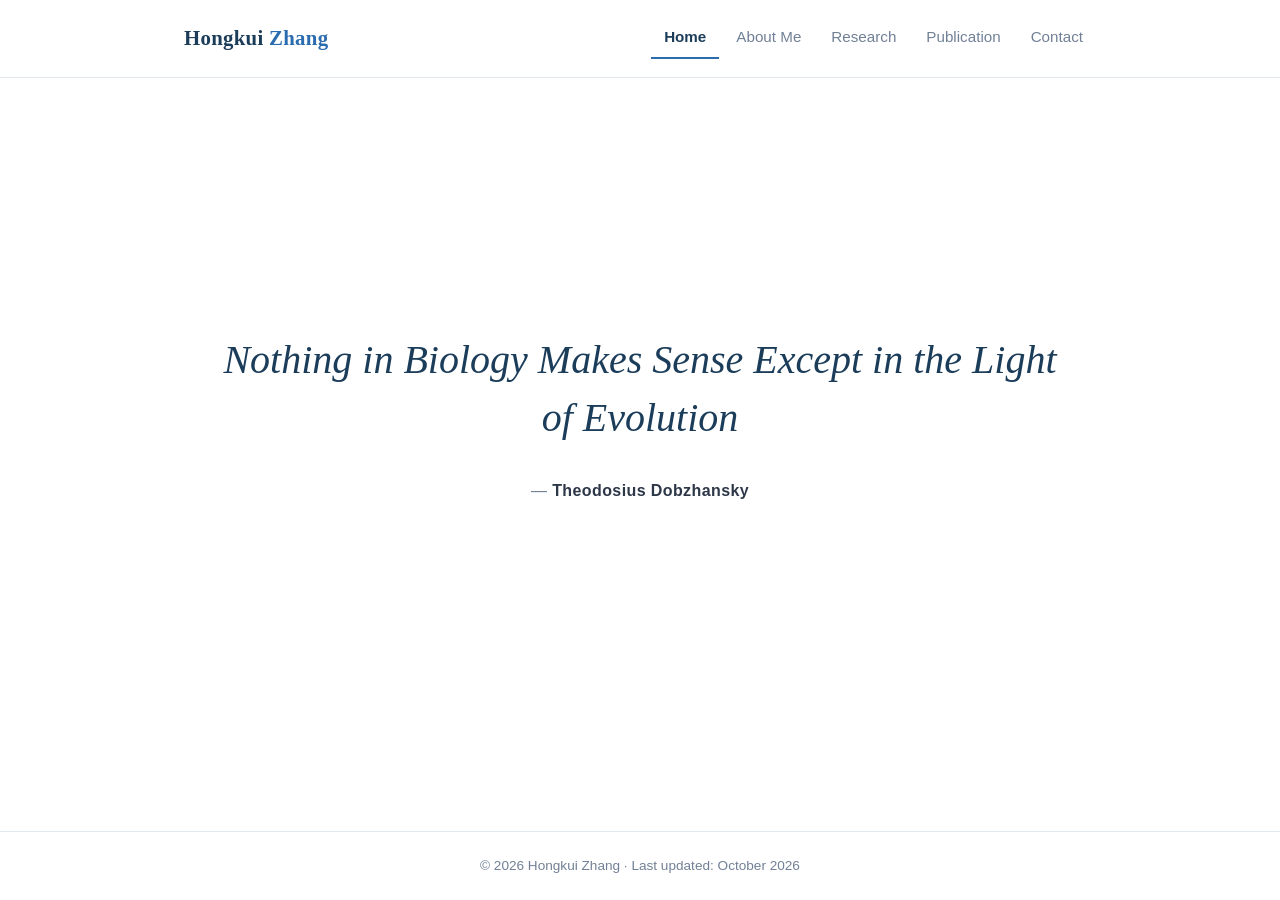
<file: index.html>
<!DOCTYPE html>
<html lang="en">
<head>
  <meta charset="UTF-8">
  <meta name="viewport" content="width=device-width, initial-scale=1.0">
  <title>Hongkui Zhang</title>
  <meta name="description" content="Personal website of Hongkui Zhang, Ph.D. in Genomics.">
  <link rel="icon" type="image/svg+xml" href="assets/favicon.svg">
  <link rel="stylesheet" href="css/style.css">
</head>
<body>

  <header class="site-header">
    <div class="container">
      <a href="index.html" class="site-title">Hongkui <span>Zhang</span></a>
      <nav class="main-nav" aria-label="Main navigation">
        <ul>
          <li><a href="index.html" class="active">Home</a></li>
          <li><a href="about.html">About Me</a></li>
          <li><a href="research.html">Research</a></li>
          <li><a href="publication.html">Publication</a></li>
          <li><a href="contact.html">Contact</a></li>
        </ul>
      </nav>
    </div>
  </header>

  <main>
    <div class="container">
      <section class="home-hero">
        <div>
          <blockquote class="hero-quote">
            Nothing in Biology Makes Sense Except in the Light of Evolution
          </blockquote>
          <p class="hero-attrib">
            &mdash; <strong>Theodosius Dobzhansky</strong>
          </p>
        </div>
      </section>
    </div>
  </main>

  <footer class="site-footer">
    <div class="container">
      <p>&copy; 2026 Hongkui Zhang &middot; Last updated: October 2026</p>
    </div>
  </footer>

</body>
</html>
</file>
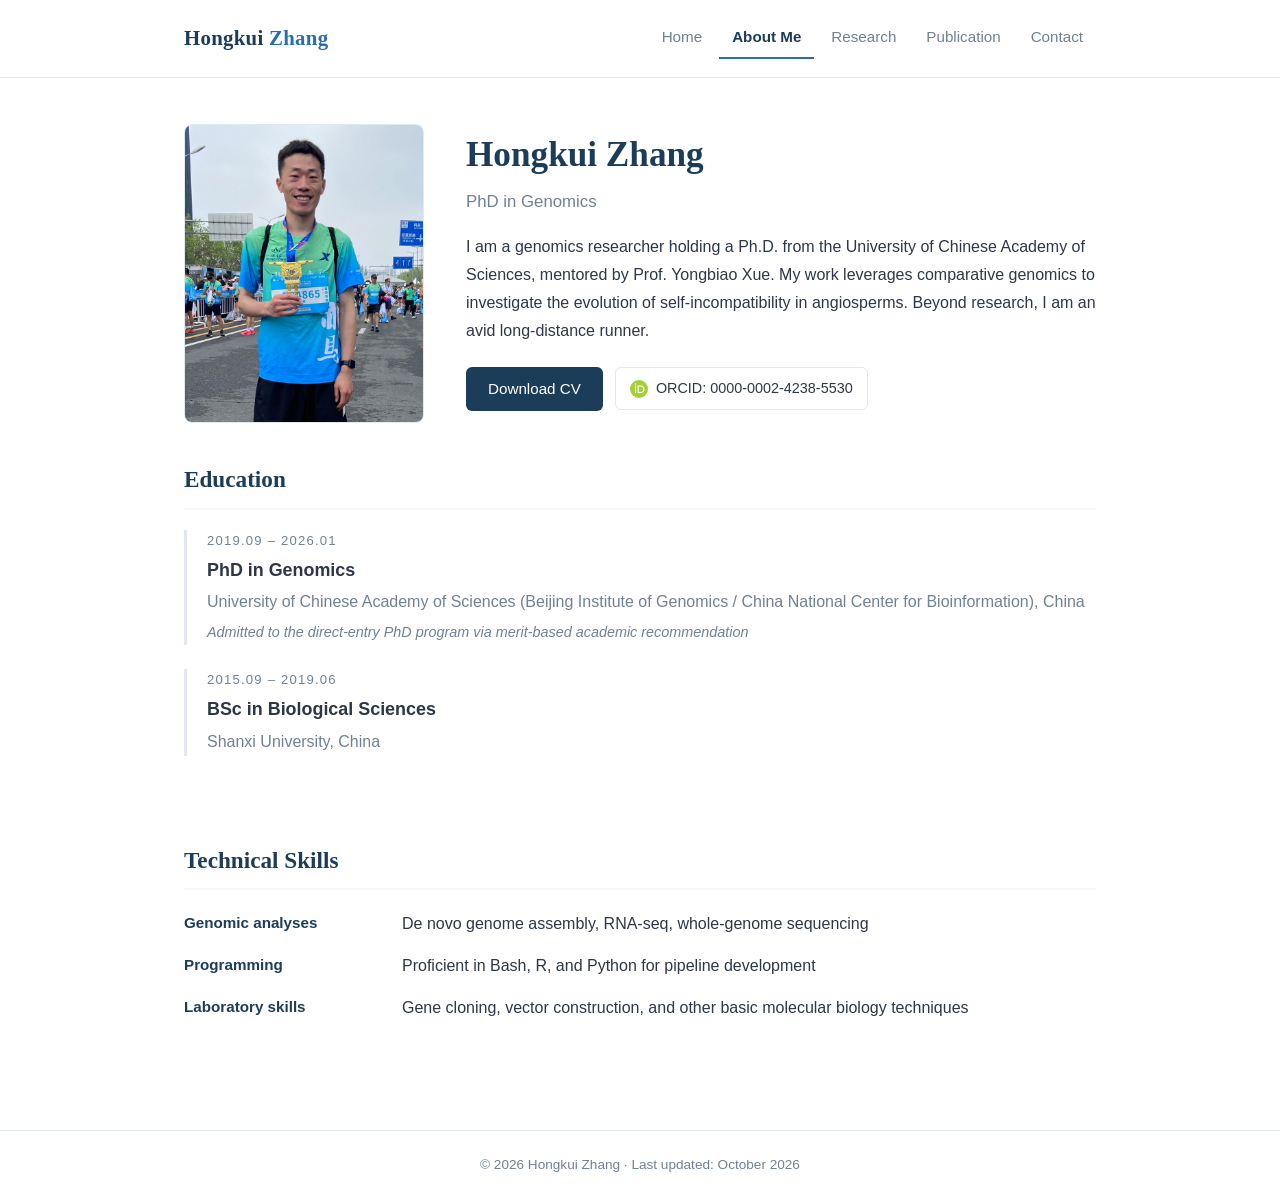
<file: about.html>
<!DOCTYPE html>
<html lang="en">
<head>
  <meta charset="UTF-8">
  <meta name="viewport" content="width=device-width, initial-scale=1.0">
  <title>About Me &middot; Hongkui Zhang</title>
  <meta name="description" content="About Hongkui Zhang: education, ORCID, and technical skills.">
  <link rel="icon" type="image/svg+xml" href="assets/favicon.svg">
  <link rel="stylesheet" href="css/style.css">
</head>
<body>

  <header class="site-header">
    <div class="container">
      <a href="index.html" class="site-title">Hongkui <span>Zhang</span></a>
      <nav class="main-nav" aria-label="Main navigation">
        <ul>
          <li><a href="index.html">Home</a></li>
          <li><a href="about.html" class="active">About Me</a></li>
          <li><a href="research.html">Research</a></li>
          <li><a href="publication.html">Publication</a></li>
          <li><a href="contact.html">Contact</a></li>
        </ul>
      </nav>
    </div>
  </header>

  <main>
    <div class="container">

      <!-- Profile card: replace assets/photo.png with your own photo -->
      <section class="profile">
        <div class="profile-photo">
          <img src="assets/photo.jpg" alt="Photo of Hongkui Zhang (placeholder)">
        </div>
        <div class="profile-info">
          <h1>Hongkui Zhang</h1>
          <p class="profile-degree">PhD in Genomics</p>
          <p class="profile-intro">I am a genomics researcher holding a Ph.D. from the University of Chinese Academy of Sciences, 
            mentored by Prof. Yongbiao Xue. My work leverages comparative genomics to investigate the evolution of self-incompatibility in angiosperms. 
            Beyond research, I am an avid long-distance runner.</p>
          <!-- Replace href="#" with the path to your CV PDF, e.g. "files/Hongkui_Zhang_CV.pdf" -->
          <div class="profile-actions">
            <a class="btn btn-primary" href="assets/CV.pdf" target="_blank">Download CV</a>
            <a class="orcid-badge" href="https://orcid.org/0000-0002-4238-5530" target="_blank" rel="noopener">
              <svg viewBox="0 0 256 256" xmlns="http://www.w3.org/2000/svg" aria-hidden="true">
                <circle cx="128" cy="128" r="128" fill="#A6CE39"/>
                <path fill="#ffffff" d="M86.3 186.2H70.9V79.1h15.4v107.1zM108.9 79.1h41.6c39.6 0 57 28.3 57 53.6 0 27.5-21.5 53.6-56.8 53.6h-41.8V79.1zm15.4 93.3h24.5c34.9 0 42.9-26.5 42.9-39.7 0-21.5-13.7-39.7-43.7-39.7h-23.7v79.4zM88.7 56.8c0 5.5-4.5 10.1-10.1 10.1-5.6 0-10.1-4.6-10.1-10.1 0-5.6 4.5-10.1 10.1-10.1 5.6 0 10.1 4.6 10.1 10.1z"/>
              </svg>
              ORCID: 0000-0002-4238-5530
            </a>
          </div>
        </div>
      </section>

      <section class="section">
        <h2>Education</h2>

        <div class="edu-item">
          <div class="edu-date">2019.09 &ndash; 2026.01</div>
          <h3>PhD in Genomics</h3>
          <p class="edu-inst">
            University of Chinese Academy of Sciences
            (Beijing Institute of Genomics / China National Center for Bioinformation), China
          </p>
          <p class="edu-note">
            Admitted to the direct-entry PhD program via merit-based academic recommendation
          </p>
        </div>

        <div class="edu-item">
          <div class="edu-date">2015.09 &ndash; 2019.06</div>
          <h3>BSc in Biological Sciences</h3>
          <p class="edu-inst">Shanxi University, China</p>
        </div>
      </section>

      <section class="section">
        <h2>Technical Skills</h2>

        <div class="skill-item">
          <div class="skill-label">Genomic analyses</div>
          <div class="skill-desc">De novo genome assembly, RNA-seq, whole-genome sequencing</div>
        </div>

        <div class="skill-item">
          <div class="skill-label">Programming</div>
          <div class="skill-desc">Proficient in Bash, R, and Python for pipeline development</div>
        </div>

        <div class="skill-item">
          <div class="skill-label">Laboratory skills</div>
          <div class="skill-desc">Gene cloning, vector construction, and other basic molecular biology techniques</div>
        </div>
      </section>

    </div>
  </main>

  <footer class="site-footer">
    <div class="container">
      <p>&copy; 2026 Hongkui Zhang &middot; Last updated: October 2026</p>
    </div>
  </footer>

</body>
</html>
</file>
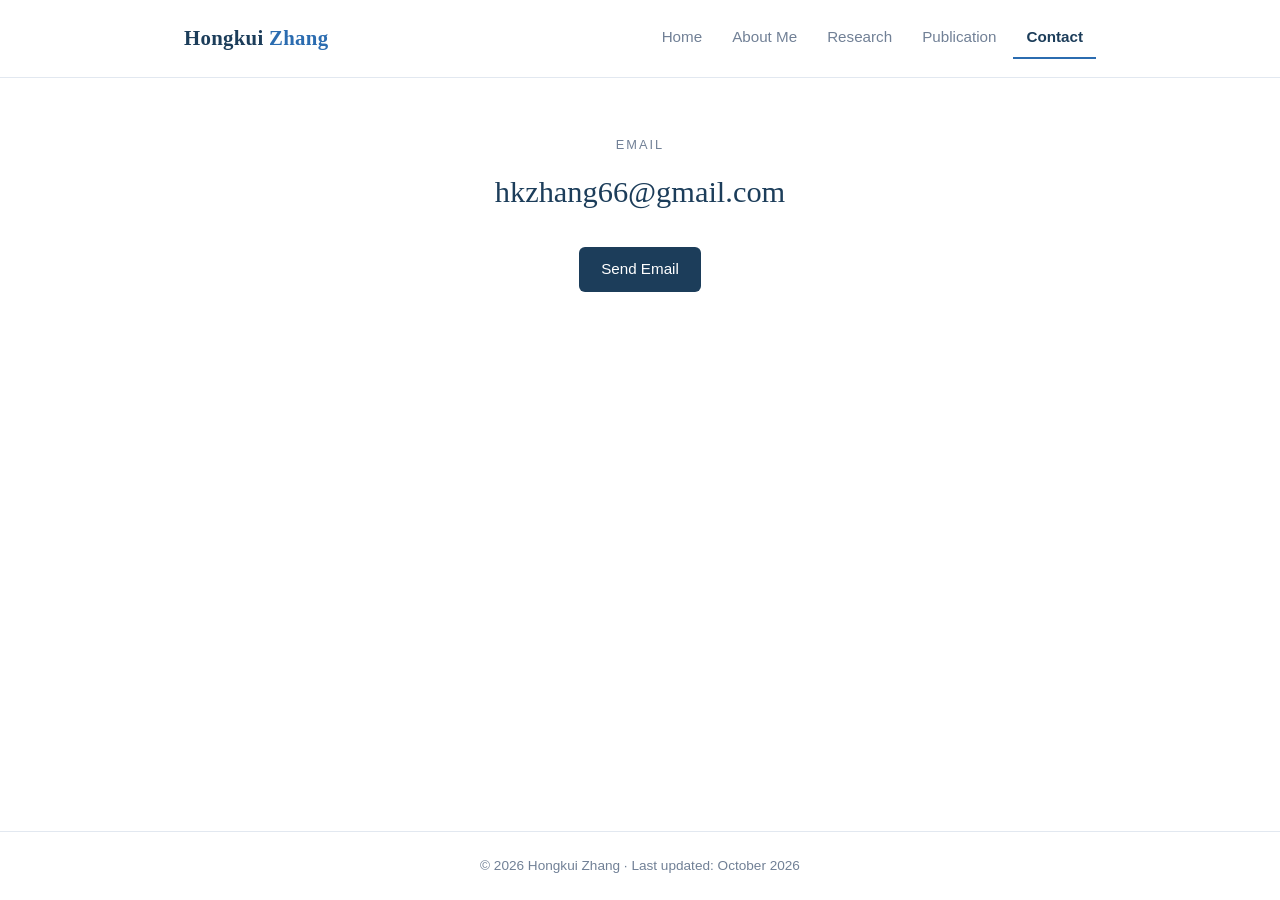
<file: contact.html>
<!DOCTYPE html>
<html lang="en">
<head>
  <meta charset="UTF-8">
  <meta name="viewport" content="width=device-width, initial-scale=1.0">
  <title>Contact &middot; Hongkui Zhang</title>
  <meta name="description" content="Contact information for Hongkui Zhang.">
  <link rel="icon" type="image/svg+xml" href="assets/favicon.svg">
  <link rel="stylesheet" href="css/style.css">
</head>
<body>

  <header class="site-header">
    <div class="container">
      <a href="index.html" class="site-title">Hongkui <span>Zhang</span></a>
      <nav class="main-nav" aria-label="Main navigation">
        <ul>
          <li><a href="index.html">Home</a></li>
          <li><a href="about.html">About Me</a></li>
          <li><a href="research.html">Research</a></li>
          <li><a href="publication.html">Publication</a></li>
          <li><a href="contact.html" class="active">Contact</a></li>
        </ul>
      </nav>
    </div>
  </header>

  <main>
    <div class="container">
      <section class="contact-box">
        <p class="contact-label">Email</p>
        <a class="contact-email" href="mailto:hkzhang66@gmail.com">hkzhang66@gmail.com</a>
        <div>
          <a class="btn btn-primary" href="mailto:hkzhang66@gmail.com">Send Email</a>
        </div>
      </section>
    </div>
  </main>

  <footer class="site-footer">
    <div class="container">
      <p>&copy; 2026 Hongkui Zhang &middot; Last updated: October 2026</p>
    </div>
  </footer>

</body>
</html>
</file>
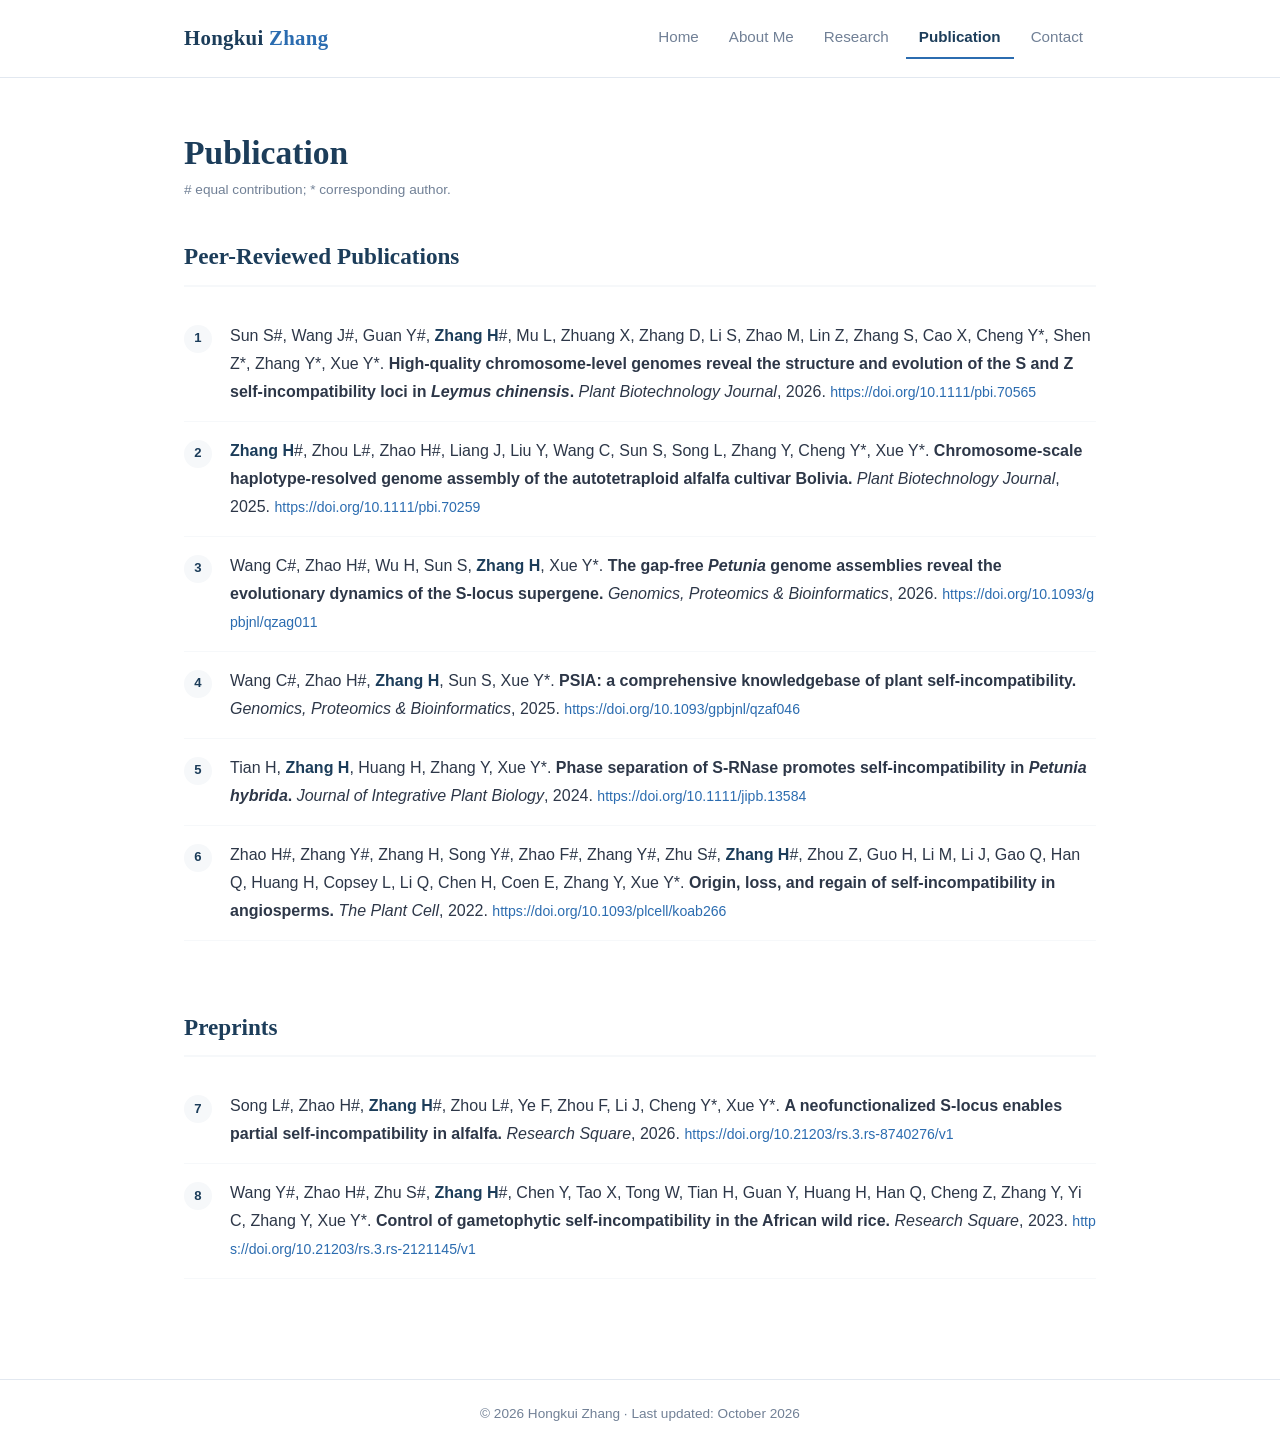
<file: publication.html>
<!DOCTYPE html>
<html lang="en">
<head>
  <meta charset="UTF-8">
  <meta name="viewport" content="width=device-width, initial-scale=1.0">
  <title>Publication &middot; Hongkui Zhang</title>
  <meta name="description" content="Publications of Hongkui Zhang.">
  <link rel="icon" type="image/svg+xml" href="assets/favicon.svg">
  <link rel="stylesheet" href="css/style.css">
</head>
<body>

  <header class="site-header">
    <div class="container">
      <a href="index.html" class="site-title">Hongkui <span>Zhang</span></a>
      <nav class="main-nav" aria-label="Main navigation">
        <ul>
          <li><a href="index.html">Home</a></li>
          <li><a href="about.html">About Me</a></li>
          <li><a href="research.html">Research</a></li>
          <li><a href="publication.html" class="active">Publication</a></li>
          <li><a href="contact.html">Contact</a></li>
        </ul>
      </nav>
    </div>
  </header>

  <main>
    <div class="container">

      <section class="page-head">
        <h1>Publication</h1>
        <p class="pub-note"># equal contribution; * corresponding author.</p>
      </section>

      <section class="section">
        <h2>Peer-Reviewed Publications</h2>

        <ol class="pub-list">
          <li>
            <span class="pub-authors">Sun S#, Wang J#, Guan Y#, <strong>Zhang H</strong>#, Mu L, Zhuang X, Zhang D, Li S, Zhao M, Lin Z, Zhang S, Cao X, Cheng Y*, Shen Z*, Zhang Y*, Xue Y*.</span>
            <span class="pub-title">High-quality chromosome-level genomes reveal the structure and evolution of the S and Z self-incompatibility loci in <em>Leymus chinensis</em>.</span>
            <em>Plant Biotechnology Journal</em>, 2026.
            <span class="pub-doi"><a href="https://doi.org/10.1111/pbi.70565" target="_blank" rel="noopener">https://doi.org/10.1111/pbi.70565</a></span>
          </li>
          
          <li>
            <span class="pub-authors"><strong>Zhang H</strong>#, Zhou L#, Zhao H#, Liang J, Liu Y, Wang C, Sun S, Song L, Zhang Y, Cheng Y*, Xue Y*.</span>
            <span class="pub-title">Chromosome-scale haplotype-resolved genome assembly of the autotetraploid alfalfa cultivar Bolivia.</span>
            <em>Plant Biotechnology Journal</em>, 2025.
            <span class="pub-doi"><a href="https://doi.org/10.1111/pbi.70259" target="_blank" rel="noopener">https://doi.org/10.1111/pbi.70259</a></span>
          </li>

          <li>
            <span class="pub-authors">Wang C#, Zhao H#, Wu H, Sun S, <strong>Zhang H</strong>, Xue Y*.</span>
            <span class="pub-title">The gap-free <em>Petunia</em> genome assemblies reveal the evolutionary dynamics of the S-locus supergene.</span>
            <em>Genomics, Proteomics &amp; Bioinformatics</em>, 2026.
            <span class="pub-doi"><a href="https://doi.org/10.1093/gpbjnl/qzag011" target="_blank" rel="noopener">https://doi.org/10.1093/gpbjnl/qzag011</a></span>
          </li>

          <li>
            <span class="pub-authors">Wang C#, Zhao H#, <strong>Zhang H</strong>, Sun S, Xue Y*.</span>
            <span class="pub-title">PSIA: a comprehensive knowledgebase of plant self-incompatibility.</span>
            <em>Genomics, Proteomics &amp; Bioinformatics</em>, 2025.
            <span class="pub-doi"><a href="https://doi.org/10.1093/gpbjnl/qzaf046" target="_blank" rel="noopener">https://doi.org/10.1093/gpbjnl/qzaf046</a></span>
          </li>

          <li>
            <span class="pub-authors">Tian H, <strong>Zhang H</strong>, Huang H, Zhang Y, Xue Y*.</span>
            <span class="pub-title">Phase separation of S-RNase promotes self-incompatibility in <em>Petunia hybrida</em>.</span>
            <em>Journal of Integrative Plant Biology</em>, 2024.
            <span class="pub-doi"><a href="https://doi.org/10.1111/jipb.13584" target="_blank" rel="noopener">https://doi.org/10.1111/jipb.13584</a></span>
          </li>

          <li>
            <span class="pub-authors">Zhao H#, Zhang Y#, Zhang H, Song Y#, Zhao F#, Zhang Y#, Zhu S#, <strong>Zhang H</strong>#, Zhou Z, Guo H, Li M, Li J, Gao Q, Han Q, Huang H, Copsey L, Li Q, Chen H, Coen E, Zhang Y, Xue Y*.</span>
            <span class="pub-title">Origin, loss, and regain of self-incompatibility in angiosperms.</span>
            <em>The Plant Cell</em>, 2022.
            <span class="pub-doi"><a href="https://doi.org/10.1093/plcell/koab266" target="_blank" rel="noopener">https://doi.org/10.1093/plcell/koab266</a></span>
          </li>
        </ol>
      </section>

      <section class="section">
        <h2>Preprints</h2>

        <ol class="pub-list" style="counter-reset: pub 6;">
          <li>
            <span class="pub-authors">Song L#, Zhao H#, <strong>Zhang H</strong>#, Zhou L#, Ye F, Zhou F, Li J, Cheng Y*, Xue Y*.</span>
            <span class="pub-title">A neofunctionalized S-locus enables partial self-incompatibility in alfalfa.</span>
            <em>Research Square</em>, 2026.
            <span class="pub-doi"><a href="https://doi.org/10.21203/rs.3.rs-8740276/v1" target="_blank" rel="noopener">https://doi.org/10.21203/rs.3.rs-8740276/v1</a></span>
          </li>

          <li>
            <span class="pub-authors">Wang Y#, Zhao H#, Zhu S#, <strong>Zhang H</strong>#, Chen Y, Tao X, Tong W, Tian H, Guan Y, Huang H, Han Q, Cheng Z, Zhang Y, Yi C, Zhang Y, Xue Y*.</span>
            <span class="pub-title">Control of gametophytic self-incompatibility in the African wild rice.</span>
            <em>Research Square</em>, 2023.
            <span class="pub-doi"><a href="https://doi.org/10.21203/rs.3.rs-2121145/v1" target="_blank" rel="noopener">https://doi.org/10.21203/rs.3.rs-2121145/v1</a></span>
          </li>
        </ol>
      </section>

    </div>
  </main>

  <footer class="site-footer">
    <div class="container">
      <p>&copy; 2026 Hongkui Zhang &middot; Last updated: October 2026</p>
    </div>
  </footer>

</body>
</html>
</file>
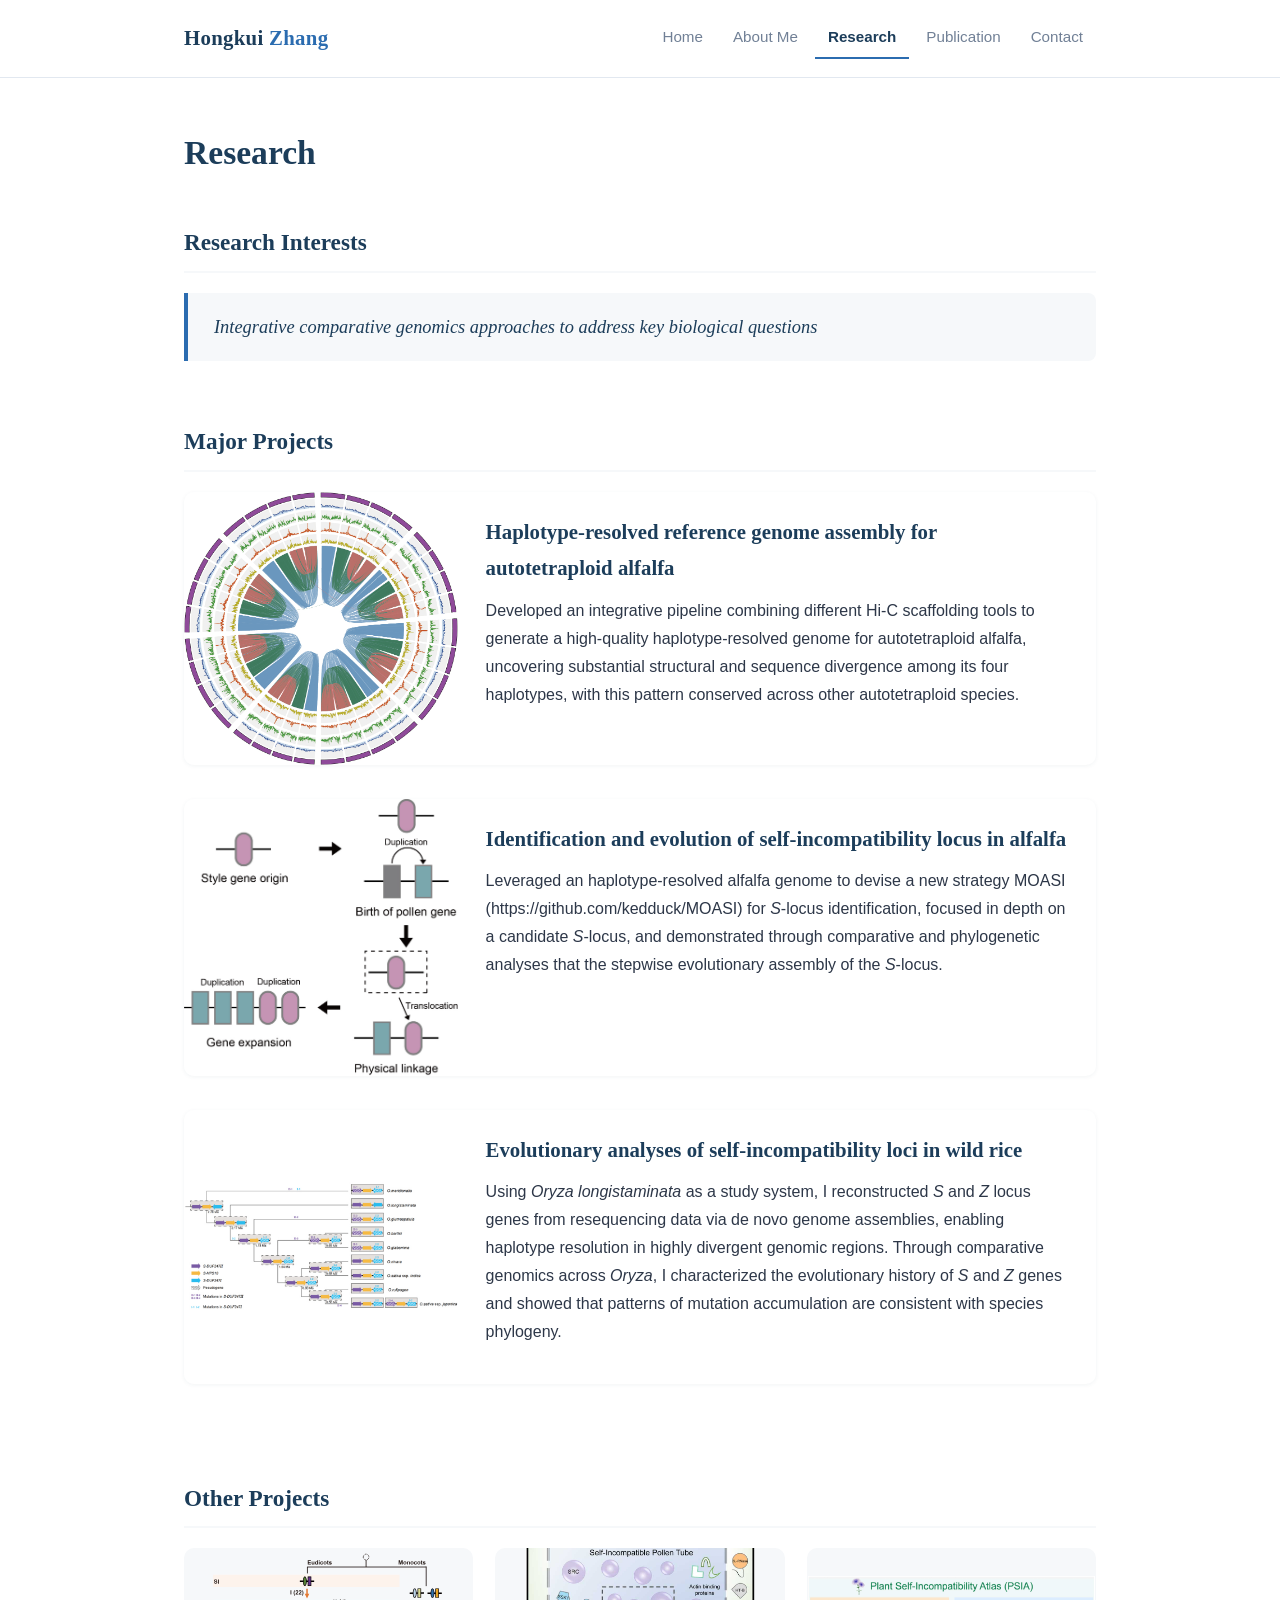
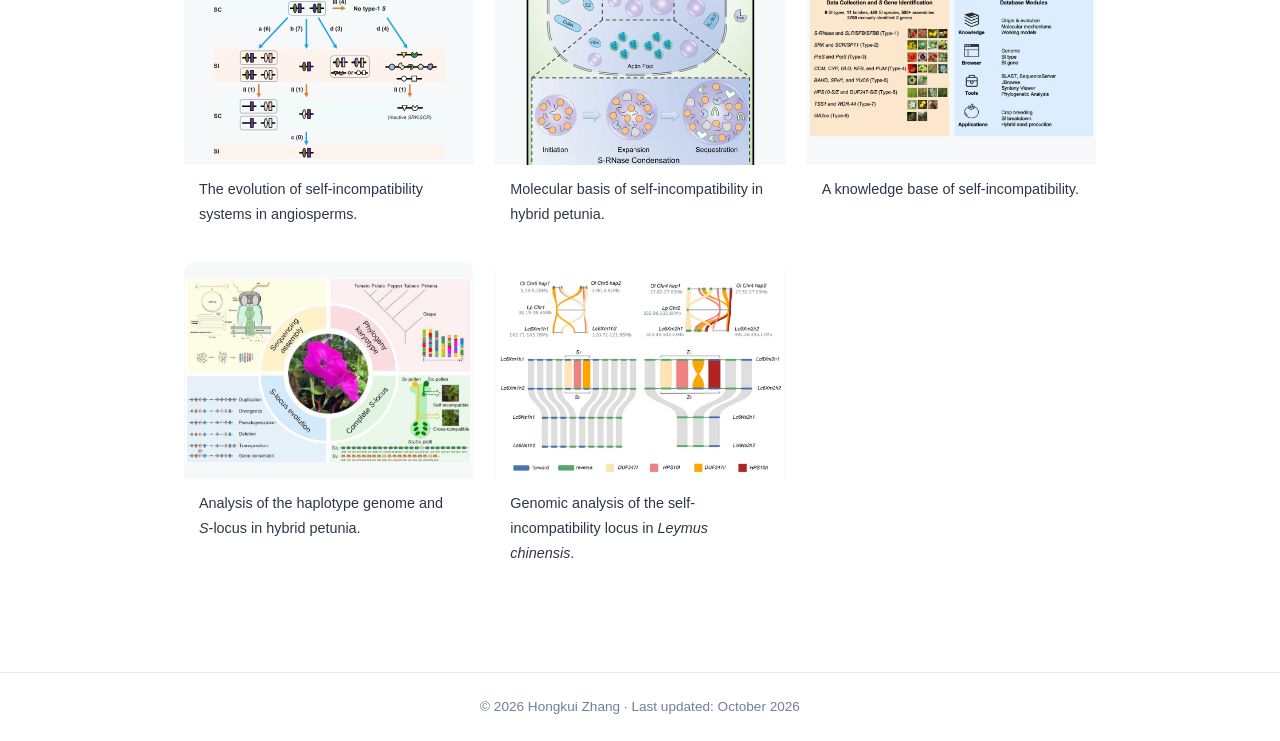
<file: research.html>
<!DOCTYPE html>
<html lang="en">
<head>
  <meta charset="UTF-8">
  <meta name="viewport" content="width=device-width, initial-scale=1.0">
  <title>Research &middot; Hongkui Zhang</title>
  <meta name="description" content="Research interests and projects of Hongkui Zhang.">
  <link rel="icon" type="image/svg+xml" href="assets/favicon.svg">
  <link rel="stylesheet" href="css/style.css">
</head>
<body>

  <header class="site-header">
    <div class="container">
      <a href="index.html" class="site-title">Hongkui <span>Zhang</span></a>
      <nav class="main-nav" aria-label="Main navigation">
        <ul>
          <li><a href="index.html">Home</a></li>
          <li><a href="about.html">About Me</a></li>
          <li><a href="research.html" class="active">Research</a></li>
          <li><a href="publication.html">Publication</a></li>
          <li><a href="contact.html">Contact</a></li>
        </ul>
      </nav>
    </div>
  </header>

  <main>
    <div class="container">

      <section class="page-head">
        <h1>Research</h1>
      </section>

      <section class="section">
        <h2>Research Interests</h2>
        <div class="interests">
          Integrative comparative genomics approaches to address key biological questions
        </div>
      </section>

      <!-- Major projects: replace each image (assets/projectN.png), title, and description -->
      <section class="section">
        <h2>Major Projects</h2>

        <article class="project-card">
          <img src="assets/project1.jpg" alt="Image for major project 1 (placeholder)">
          <div class="project-body">
            <h3>Haplotype-resolved reference genome assembly for autotetraploid alfalfa</h3>
            <p>
              Developed an integrative pipeline combining different Hi-C scaffolding 
              tools to generate a high-quality haplotype-resolved genome for autotetraploid 
              alfalfa, uncovering substantial structural and sequence divergence among its 
              four haplotypes, with this pattern conserved across other autotetraploid species.
            </p>
          </div>
        </article>

        <article class="project-card">
          <img src="assets/project2.jpg" alt="Image for major project 2 (placeholder)">
          <div class="project-body">
            <h3>Identification and evolution of self-incompatibility locus in alfalfa</h3>
            <p>
              Leveraged an haplotype-resolved alfalfa genome to devise a new strategy 
              MOASI (https://github.com/kedduck/MOASI) for <i>S</i>-locus identification, 
              focused in depth on a candidate <i>S</i>-locus, and demonstrated through comparative 
              and phylogenetic analyses that the stepwise evolutionary assembly of the <i>S</i>-locus.
            </p>
          </div>
        </article>

        <article class="project-card">
          <img src="assets/project3.jpg" alt="Image for major project 3 (placeholder)">
          <div class="project-body">
            <h3>Evolutionary analyses of self-incompatibility loci in wild rice</h3>
            <p>
              Using <i>Oryza longistaminata</i> as a study system, I reconstructed <i>S</i> and <i>Z</i> locus 
              genes from resequencing data via de novo genome assemblies, enabling haplotype 
              resolution in highly divergent genomic regions. Through comparative genomics 
              across <i>Oryza</i>, I characterized the evolutionary history of 
              <i>S</i> and <i>Z</i> genes and showed that patterns of mutation accumulation are consistent 
              with species phylogeny.
            </p>
          </div>
        </article>
      </section>

      <!-- Other projects: replace each image (assets/otherN.png) and one-line description -->
      <section class="section">
        <h2>Other Projects</h2>

        <div class="other-grid">
          <article class="other-card">
            <img src="assets/other1.svg" alt="Image for other project 1 (placeholder)">
            <p>The evolution of self-incompatibility systems in angiosperms.</p>
          </article>

          <article class="other-card">
            <img src="assets/other2.svg" alt="Image for other project 2 (placeholder)">
            <p>Molecular basis of self-incompatibility in hybrid petunia.</p>
          </article>

          <article class="other-card">
            <img src="assets/other3.svg" alt="Image for other project 3 (placeholder)">
            <p>A knowledge base of self-incompatibility.</p>
          </article>

          <article class="other-card">
            <img src="assets/other4.svg" alt="Image for other project 4 (placeholder)">
            <p>Analysis of the haplotype genome and <i>S</i>-locus in hybrid petunia.</p>
          </article>

          <article class="other-card">
            <img src="assets/other5.svg" alt="Image for other project 5 (placeholder)">
            <p>Genomic analysis of the self-incompatibility locus in <i>Leymus chinensis</i>.</p>
          </article>
        </div>
      </section>

    </div>
  </main>

  <footer class="site-footer">
    <div class="container">
      <p>&copy; 2026 Hongkui Zhang &middot; Last updated: October 2026</p>
    </div>
  </footer>

</body>
</html>
</file>
<file: css/style.css>
/* =========================================================
   Personal academic website — Hongkui Zhang
   Plain CSS, no frameworks. Ready for GitHub Pages.
   ========================================================= */

:root {
  --navy:   #1c3d5a;
  --accent: #2b6cb0;
  --text:   #2d3748;
  --muted:  #718096;
  --bg:     #ffffff;
  --light:  #f6f8fa;
  --border: #e2e8f0;
  --serif: Georgia, "Times New Roman", "Noto Serif", serif;
  --sans:  -apple-system, BlinkMacSystemFont, "Segoe UI", Roboto,
           "Helvetica Neue", Arial, "Noto Sans", sans-serif;
}

* { margin: 0; padding: 0; box-sizing: border-box; }

html { scroll-behavior: smooth; }

body {
  font-family: var(--sans);
  color: var(--text);
  background: var(--bg);
  line-height: 1.75;
  font-size: 16px;
  display: flex;
  min-height: 100vh;
  flex-direction: column;
}

main { flex: 1; width: 100%; }

.container { max-width: 960px; margin: 0 auto; padding: 0 24px; }

/* ---------- Header / Navigation ---------- */

.site-header { border-bottom: 1px solid var(--border); background: var(--bg); }

.site-header .container {
  display: flex;
  align-items: center;
  justify-content: space-between;
  flex-wrap: wrap;
  gap: 8px 20px;
  padding-top: 18px;
  padding-bottom: 18px;
}

.site-title {
  font-family: var(--serif);
  font-size: 1.3rem;
  font-weight: 700;
  color: var(--navy);
  text-decoration: none;
  letter-spacing: 0.3px;
  white-space: nowrap;
}

.site-title span { color: var(--accent); }

.main-nav ul { list-style: none; display: flex; flex-wrap: wrap; gap: 4px; }

.main-nav a {
  display: block;
  padding: 6px 13px;
  text-decoration: none;
  color: var(--muted);
  font-size: 0.95rem;
  border-radius: 6px;
  border-bottom: 2px solid transparent;
  transition: color 0.15s ease, background 0.15s ease;
}

.main-nav a:hover { color: var(--navy); background: var(--light); }

.main-nav a.active {
  color: var(--navy);
  font-weight: 600;
  border-bottom-color: var(--accent);
  border-radius: 6px 6px 0 0;
}

/* ---------- Footer ---------- */

.site-footer {
  border-top: 1px solid var(--border);
  margin-top: 64px;
  padding: 22px 0;
  text-align: center;
  color: var(--muted);
  font-size: 0.85rem;
}

/* ---------- Home (hero quote) ---------- */

.home-hero {
  min-height: calc(100vh - 220px);
  display: flex;
  align-items: center;
  justify-content: center;
  text-align: center;
  padding: 48px 0;
}

.hero-quote {
  font-family: var(--serif);
  font-style: italic;
  font-size: clamp(1.6rem, 4vw, 2.5rem);
  line-height: 1.45;
  color: var(--navy);
  max-width: 860px;
  margin: 0 auto;
}

.hero-attrib {
  margin-top: 30px;
  color: var(--muted);
  font-size: 1rem;
  letter-spacing: 0.4px;
}

.hero-attrib strong { color: var(--text); }

/* ---------- Page headings ---------- */

.page-head { padding: 46px 0 4px; }

.page-head h1 {
  font-family: var(--serif);
  color: var(--navy);
  font-size: 2.1rem;
  margin-bottom: 6px;
}

.page-head .lead { color: var(--muted); max-width: 720px; }

.section { padding: 30px 0; }

.section h2 {
  font-family: var(--serif);
  color: var(--navy);
  font-size: 1.45rem;
  margin-bottom: 20px;
  padding-bottom: 8px;
  border-bottom: 2px solid var(--light);
}

/* ---------- About Me ---------- */

.profile {
  display: flex;
  gap: 42px;
  align-items: flex-start;
  flex-wrap: wrap;
  padding: 46px 0 6px;
}

.profile-photo { flex: 0 0 240px; }

.profile-photo img {
  width: 100%;
  display: block;
  border: 1px solid var(--border);
  border-radius: 8px;
  background: var(--light);
}

.profile-info { flex: 1 1 340px; min-width: 280px; }

.profile-info h1 {
  font-family: var(--serif);
  color: var(--navy);
  font-size: 2.2rem;
  margin-bottom: 2px;
}

.profile-degree { color: var(--muted); font-size: 1.05rem; margin-bottom: 16px; }

.profile-intro { margin-bottom: 22px; }

.profile-actions {
  display: flex;
  align-items: center;
  flex-wrap: wrap;
  gap: 12px;
}

.btn {
  display: inline-block;
  padding: 9px 22px;
  border-radius: 6px;
  text-decoration: none;
  font-size: 0.95rem;
  transition: background 0.15s ease, color 0.15s ease;
}

.btn-primary { background: var(--navy); color: #fff; }
.btn-primary:hover { background: var(--accent); }

.btn-outline { border: 1.5px solid var(--navy); color: var(--navy); }
.btn-outline:hover { background: var(--light); }

.orcid-badge {
  display: inline-flex;
  align-items: center;
  gap: 8px;
  padding: 8px 14px;
  border: 1px solid var(--border);
  border-radius: 6px;
  text-decoration: none;
  color: var(--text);
  font-size: 0.9rem;
  transition: border-color 0.15s ease, color 0.15s ease;
}

.orcid-badge:hover { border-color: var(--accent); color: var(--accent); }
.orcid-badge svg { width: 18px; height: 18px; flex: 0 0 auto; }

/* Education entries */

.edu-item {
  margin-bottom: 24px;
  padding-left: 20px;
  border-left: 3px solid var(--border);
}

.edu-date {
  font-size: 0.82rem;
  color: var(--muted);
  text-transform: uppercase;
  letter-spacing: 1.2px;
}

.edu-item h3 { font-size: 1.12rem; margin: 2px 0; }

.edu-inst { color: var(--muted); }

.edu-note {
  font-style: italic;
  font-size: 0.9rem;
  color: var(--muted);
  margin-top: 4px;
}

/* Technical skills */

.skill-item {
  display: flex;
  gap: 18px;
  flex-wrap: wrap;
  margin-bottom: 14px;
}

.skill-label {
  flex: 0 0 200px;
  font-weight: 600;
  color: var(--navy);
  font-size: 0.95rem;
}

.skill-desc { flex: 1 1 300px; }

/* ---------- Research ---------- */

.interests {
  background: var(--light);
  border-left: 4px solid var(--accent);
  border-radius: 0 8px 8px 0;
  padding: 18px 26px;
  font-family: var(--serif);
  font-style: italic;
  font-size: 1.15rem;
  color: var(--navy);
}

.project-card {
  display: flex;
  align-items: stretch;
  border-radius: 10px;
  overflow: hidden;
  margin-bottom: 34px;
  box-shadow: 0 1px 4px rgba(28, 61, 90, 0.06);
  background: #fff;
}

.project-card img {
  flex: 0 0 30%;
  width: 30%;
  min-height: 240px;
  object-fit: cover;
  display: block;
  background: var(--light);
}

.project-body { flex: 1 1 auto; padding: 22px 28px 26px; }

.project-tag {
  display: block;
  font-size: 0.75rem;
  letter-spacing: 1.5px;
  text-transform: uppercase;
  color: var(--accent);
  margin-bottom: 6px;
}

.project-body h3 {
  font-family: var(--serif);
  color: var(--navy);
  font-size: 1.3rem;
  margin-bottom: 10px;
}

.other-grid {
  display: grid;
  grid-template-columns: repeat(auto-fill, minmax(240px, 1fr));
  gap: 22px;
}

.other-card {
  border-radius: 10px;
  overflow: hidden;
  background: #fff;
  transition: box-shadow 0.15s ease, transform 0.15s ease;
}

.other-card:hover {
  box-shadow: 0 4px 12px rgba(28, 61, 90, 0.1);
  transform: translateY(-2px);
}

.other-card img {
  width: 100%;
  aspect-ratio: 4 / 3;
  object-fit: cover;
  display: block;
  background: var(--light);
}

.other-card p { padding: 12px 15px; font-size: 0.9rem; }

/* ---------- Publication ---------- */

.pub-note {
  font-size: 0.85rem;
  color: var(--muted);
  margin-top: -10px;
}

.pub-list {
  list-style: none;
  margin: 10px 0 6px;
}

.pub-list li {
  position: relative;
  padding: 15px 0 15px 46px;
  border-bottom: 1px solid var(--light);
}

.pub-list li::before {
  content: counter(pub);
  counter-increment: pub;
  position: absolute;
  left: 0;
  top: 18px;
  width: 28px;
  height: 28px;
  background: var(--light);
  color: var(--navy);
  border-radius: 50%;
  display: flex;
  align-items: center;
  justify-content: center;
  font-size: 0.82rem;
  font-weight: 600;
}

ol.pub-list { counter-reset: pub; }

.pub-authors strong { color: var(--navy); }

.pub-title { font-weight: 600; }

.pub-doi a {
  color: var(--accent);
  text-decoration: none;
  font-size: 0.88rem;
  word-break: break-all;
}

.pub-doi a:hover { text-decoration: underline; }

/* ---------- Contact ---------- */

.contact-box { text-align: center; padding: 56px 0 20px; }

.contact-label {
  text-transform: uppercase;
  letter-spacing: 2px;
  font-size: 0.8rem;
  color: var(--muted);
  margin-bottom: 10px;
}

.contact-email {
  display: inline-block;
  font-family: var(--serif);
  font-size: clamp(1.3rem, 3.5vw, 1.9rem);
  color: var(--navy);
  text-decoration: none;
  margin-bottom: 28px;
}

.contact-email:hover { color: var(--accent); text-decoration: underline; }

/* ---------- Small screens ---------- */

@media (max-width: 640px) {
  .site-header .container { justify-content: center; text-align: center; }
  .main-nav ul { justify-content: center; }
  .profile { gap: 24px; }
  .profile-photo { flex: 0 0 180px; margin: 0 auto; }
  .skill-label { flex: 1 1 100%; }
  .pub-list li { padding-left: 40px; }
  .project-card { flex-direction: column; }
  .project-card img {
    width: 100%;
    flex: none;
    min-height: 0;
    aspect-ratio: 16 / 9;
    border-right: none;
    border-bottom: 1px solid var(--border);
  }
}
</file>
